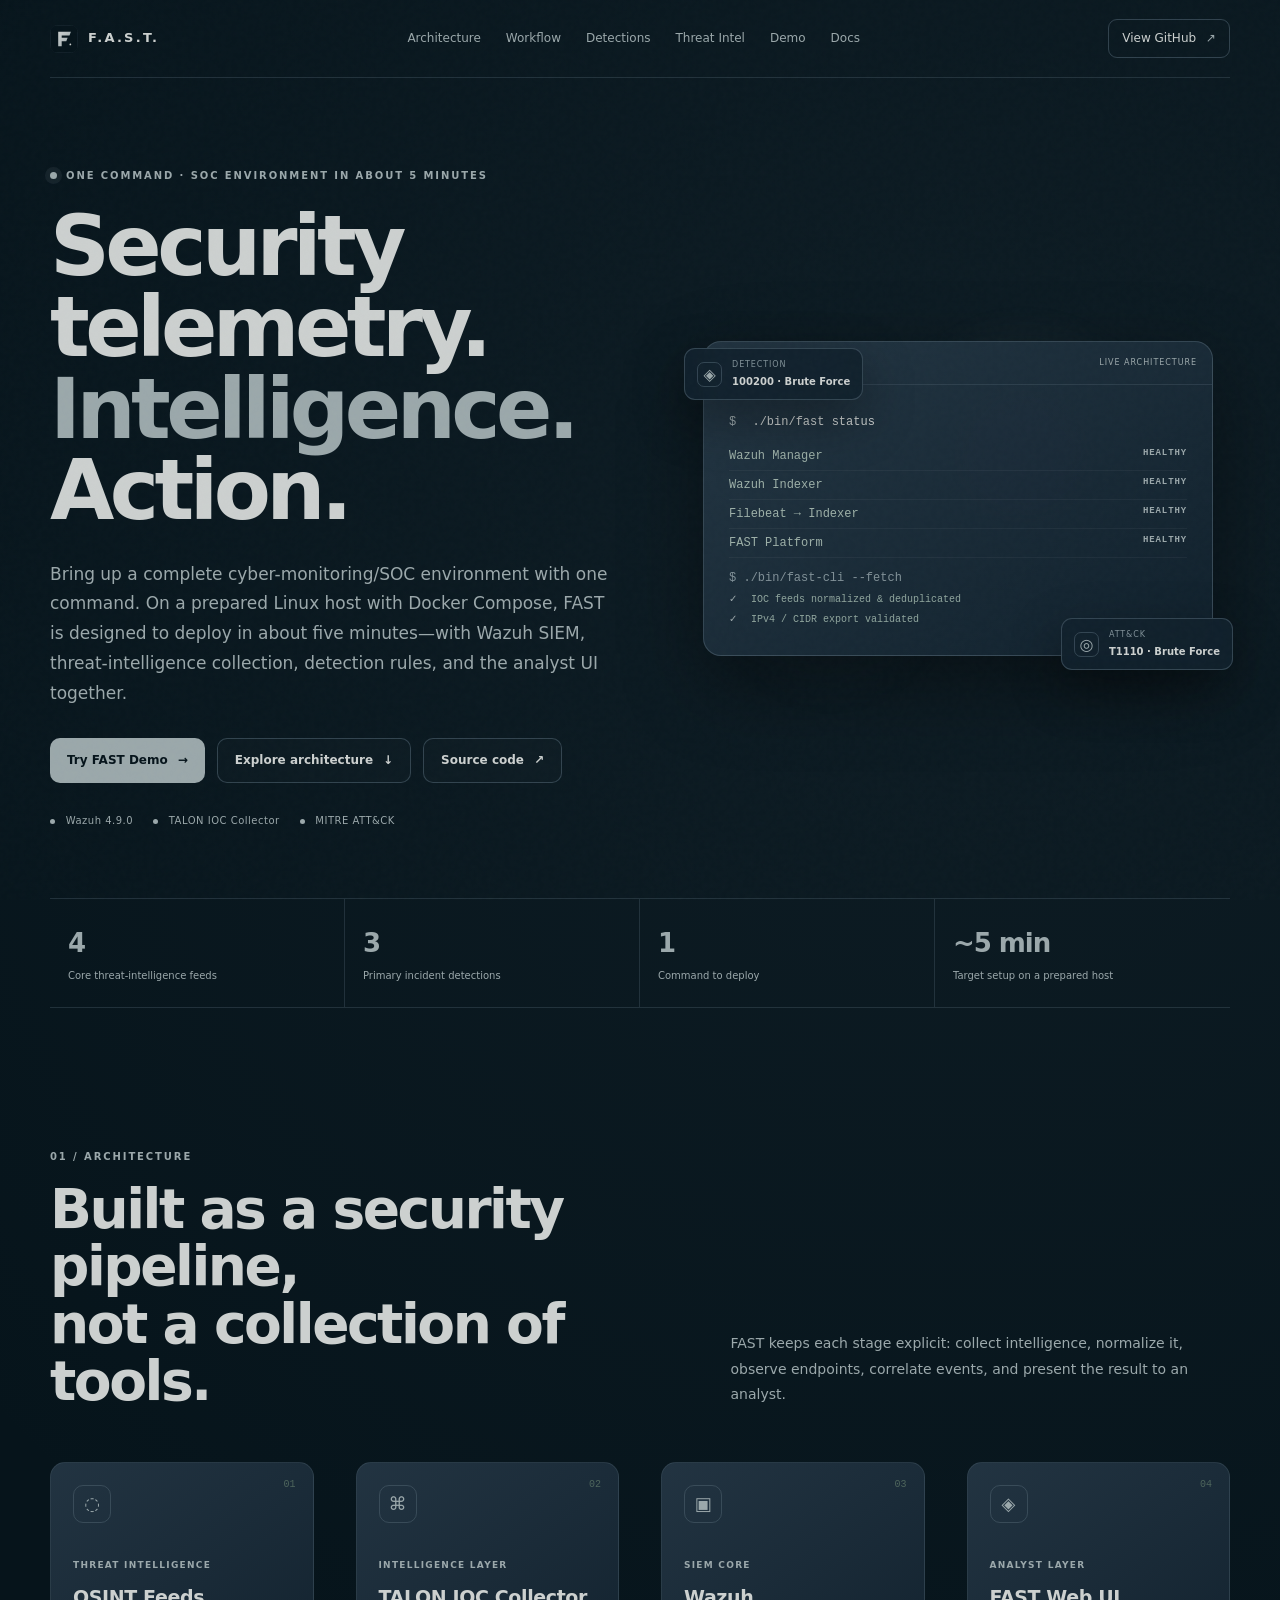
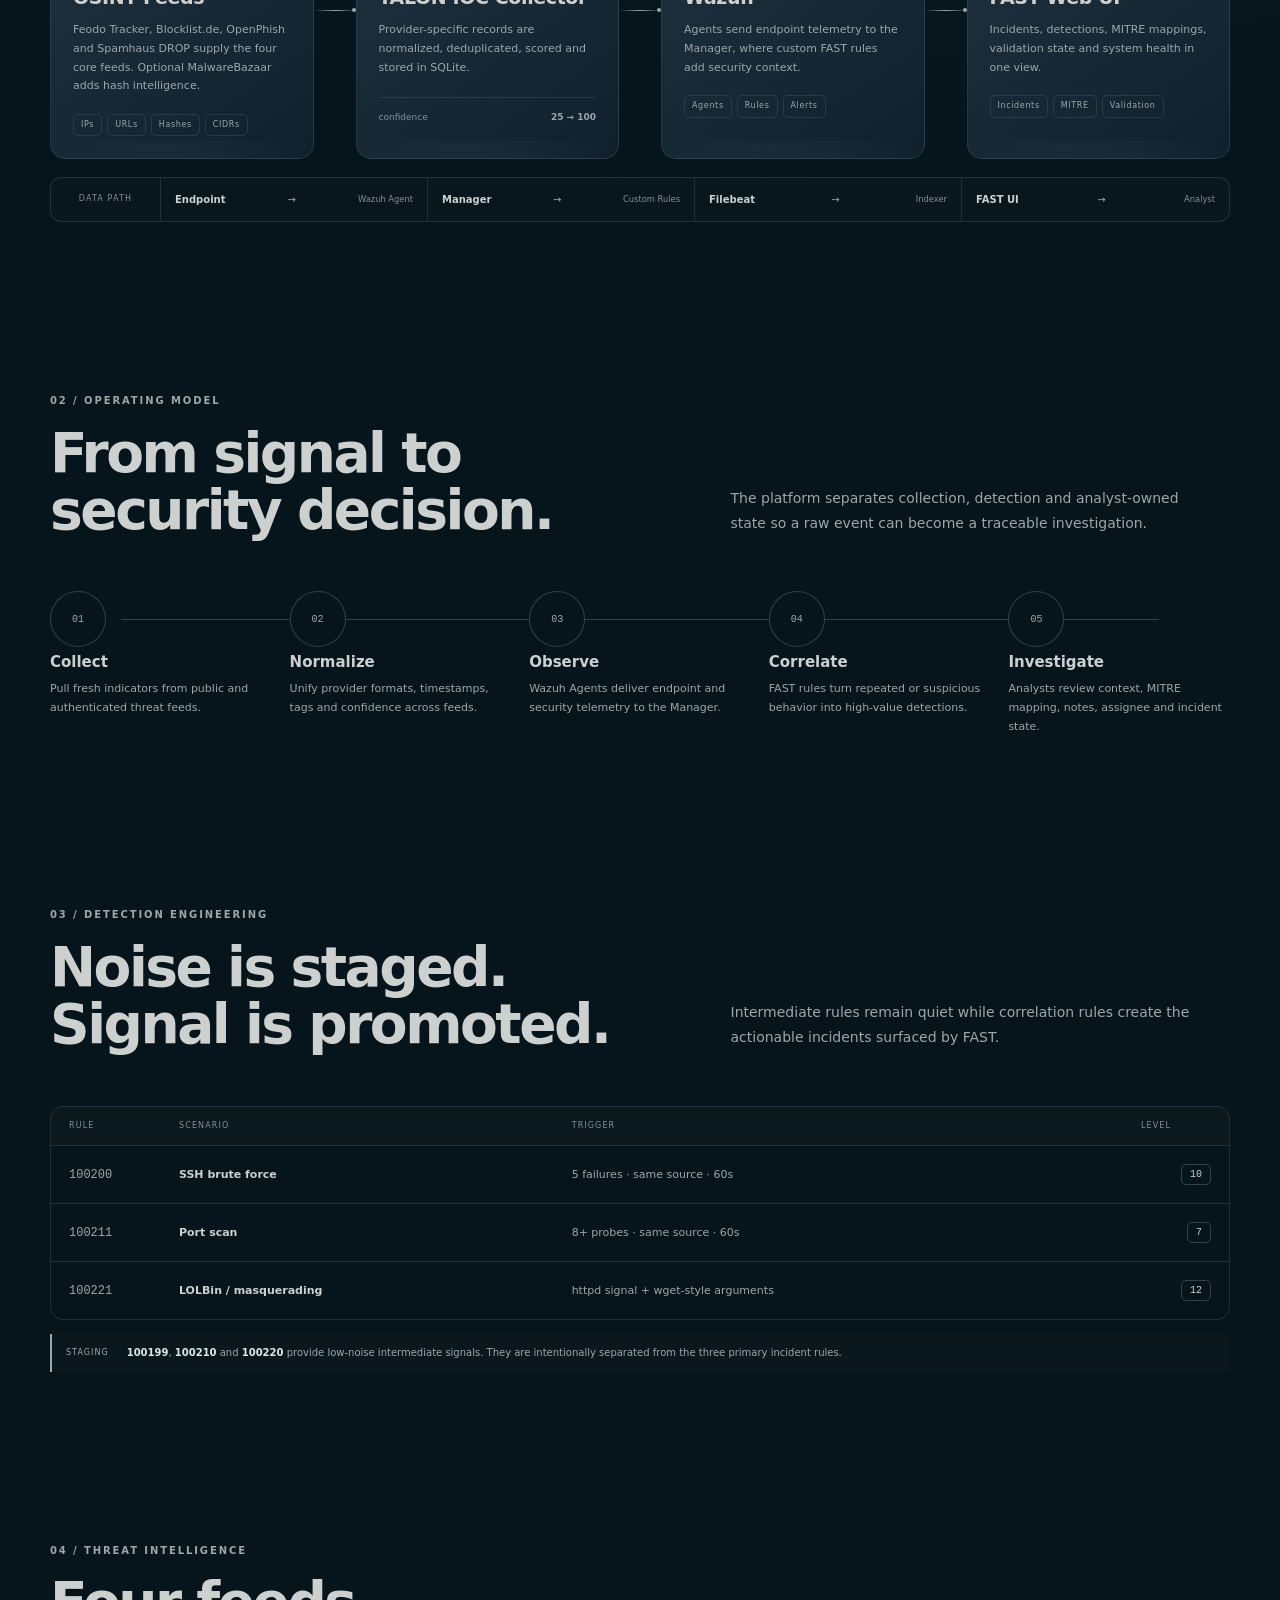
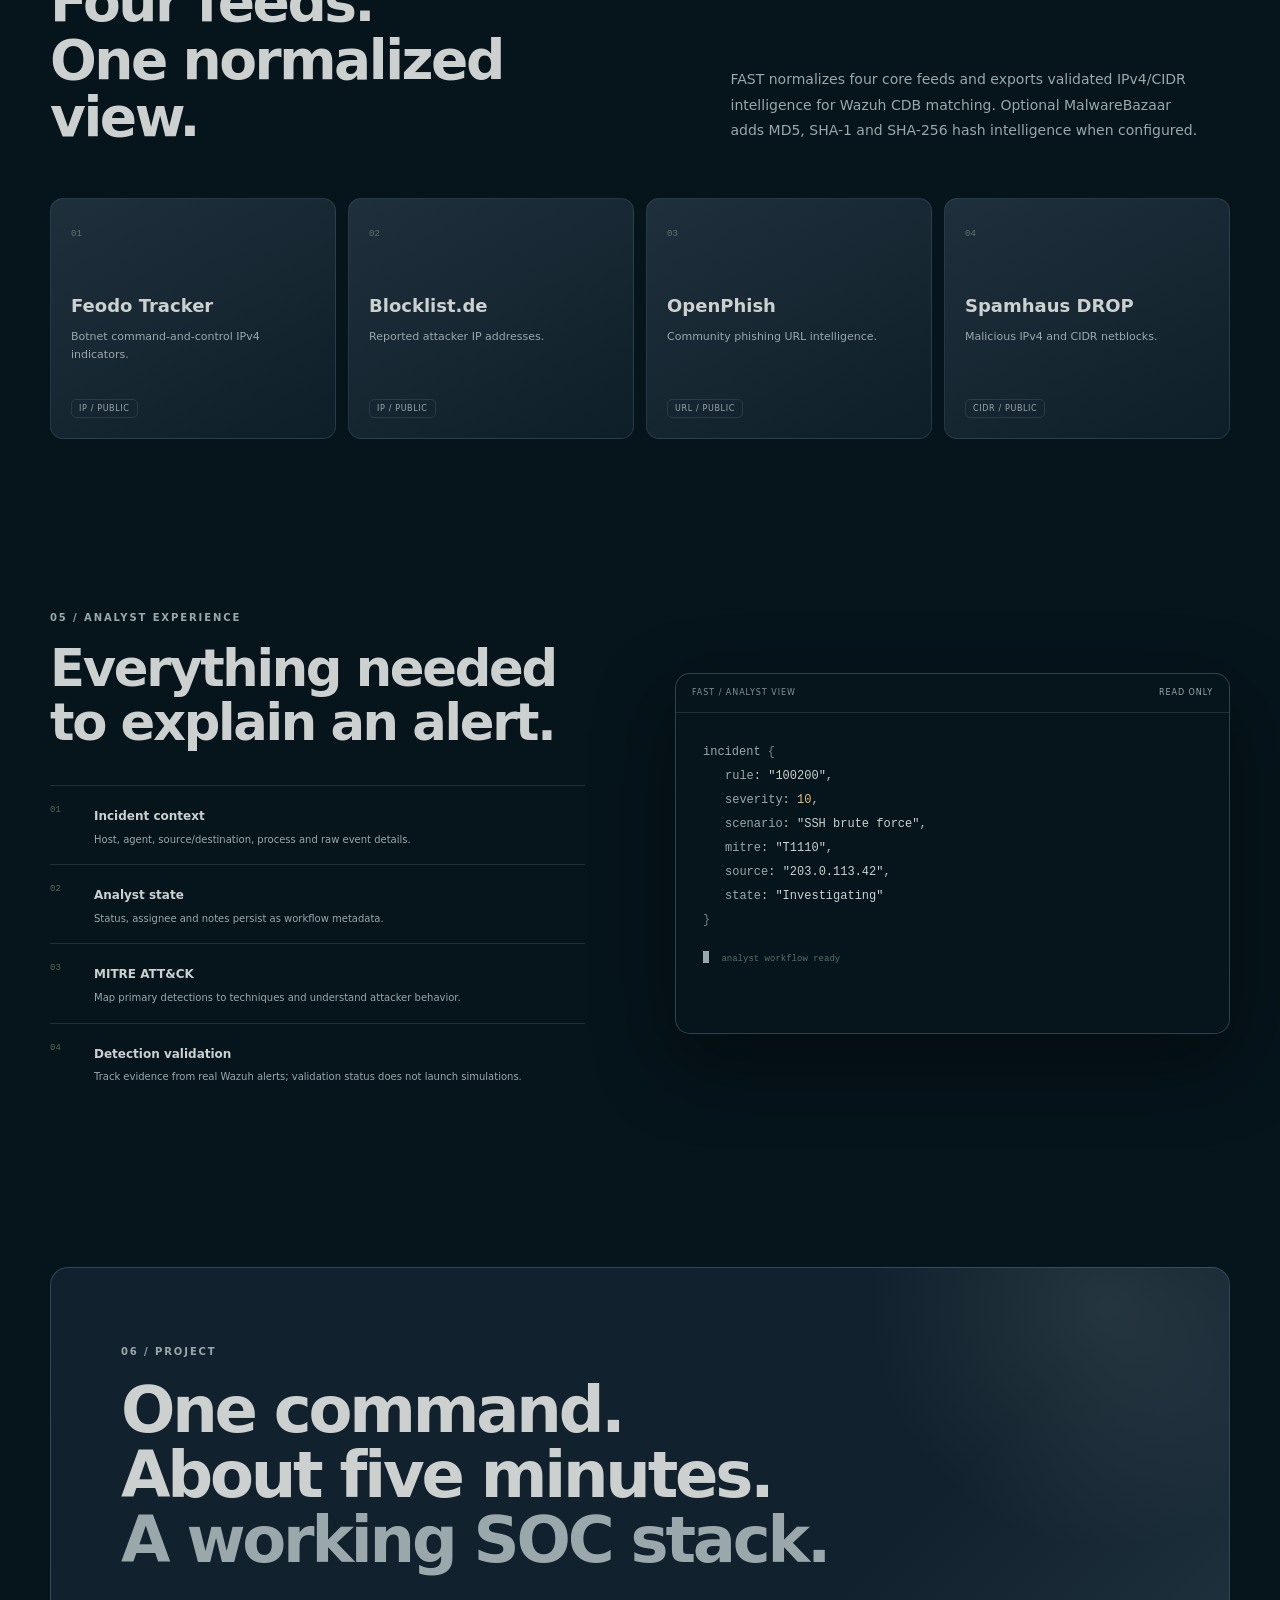
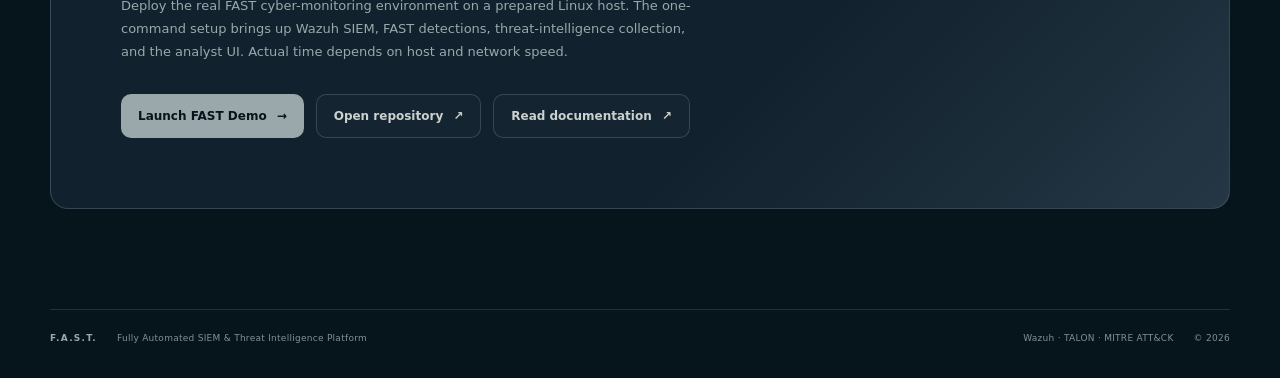
<file: landing/index.html>
<!doctype html>
<html lang="en">
<head>
  <meta charset="utf-8">
  <meta name="viewport" content="width=device-width, initial-scale=1">
  <meta name="theme-color" content="#06141B">
  <meta name="description" content="FAST — Fully Automated SIEM & Threat Intelligence Platform. A Wazuh-based security platform combining threat intelligence, custom detections, incident workflow, MITRE ATT&CK mapping, and validation tooling.">
  <link rel="icon" type="image/svg+xml" href="favicon.svg">
  <title>FAST — SIEM & Threat Intelligence Platform</title>
  <link rel="stylesheet" href="styles.css">
</head>
<body>
  <div class="noise" aria-hidden="true"></div>
  <header class="site-header">
    <a class="brand" href="#top" aria-label="FAST home"><img class="brand-mark" style="border:0" src="favicon.svg" alt="FAST logo" width="28" height="28"><span class="brand-name">F.A.S.T.</span></a>
    <nav class="nav" aria-label="Primary navigation"><a href="#architecture">Architecture</a><a href="#workflow">Workflow</a><a href="#detections">Detections</a><a href="#feeds">Threat Intel</a><a href="demo/index.html">Demo</a><a href="#docs">Docs</a></nav>
    <a class="header-cta" href="https://github.com/eppzx2/fast" target="_blank" rel="noreferrer">View GitHub <span>↗</span></a>
  </header>

  <main id="top">
    <section class="hero section-shell">
      <div class="hero-copy reveal">
        <div class="eyebrow"><span class="pulse"></span> ONE COMMAND · SOC ENVIRONMENT IN ABOUT 5 MINUTES</div>
        <h1>Security telemetry.<br><span>Intelligence.</span> Action.</h1>
        <p class="hero-lead">Bring up a complete cyber-monitoring/SOC environment with one command. On a prepared Linux host with Docker Compose, FAST is designed to deploy in about five minutes—with Wazuh SIEM, threat-intelligence collection, detection rules, and the analyst UI together.</p>
        <div class="hero-actions"><a class="button button-primary" href="demo/index.html">Try FAST Demo <span>→</span></a><a class="button button-ghost" href="#architecture">Explore architecture <span>↓</span></a><a class="button button-ghost" href="https://github.com/eppzx2/fast" target="_blank" rel="noreferrer">Source code <span>↗</span></a></div>
        <div class="hero-meta"><span><i></i> Wazuh 4.9.0</span><span><i></i> TALON IOC Collector</span><span><i></i> MITRE ATT&amp;CK</span></div>
      </div>
      <div class="hero-visual reveal delay-1" aria-label="FAST platform status illustration">
        <div class="orb orb-a"></div><div class="orb orb-b"></div>
        <div class="terminal-card">
          <div class="terminal-top"><span class="dot"></span><span class="dot"></span><span class="dot"></span><span class="terminal-title">fast status</span><span class="terminal-live">LIVE ARCHITECTURE</span></div>
          <div class="terminal-body">
            <div class="term-line"><span class="prompt">$</span> ./bin/fast status</div><div class="term-gap"></div>
            <div class="status-row"><span>Wazuh Manager</span><strong>HEALTHY</strong></div>
            <div class="status-row"><span>Wazuh Indexer</span><strong>HEALTHY</strong></div>
            <div class="status-row"><span>Filebeat → Indexer</span><strong>HEALTHY</strong></div>
            <div class="status-row"><span>FAST Platform</span><strong>HEALTHY</strong></div><div class="term-gap"></div>
            <div class="term-line muted">$ ./bin/fast-cli --fetch</div>
            <div class="feed-line"><span class="mini-check">✓</span> IOC feeds normalized &amp; deduplicated</div>
            <div class="feed-line"><span class="mini-check">✓</span> IPv4 / CIDR export validated</div>
          </div>
        </div>
        <div class="floating-card card-a"><span class="card-icon">◈</span><div><small>Detection</small><b>100200 · Brute Force</b></div></div>
        <div class="floating-card card-b"><span class="card-icon">◎</span><div><small>ATT&amp;CK</small><b>T1110 · Brute Force</b></div></div>
      </div>
    </section>

    <section class="stats-strip section-shell reveal"><div><strong>4</strong><span>Core threat-intelligence feeds</span></div><div><strong>3</strong><span>Primary incident detections</span></div><div><strong>1</strong><span>Command to deploy</span></div><div><strong>~5 min</strong><span>Target setup on a prepared host</span></div></section>

    <section class="section-shell section" id="architecture">
      <div class="section-heading reveal"><div><span class="section-kicker">01 / ARCHITECTURE</span><h2>Built as a security pipeline,<br>not a collection of tools.</h2></div><p>FAST keeps each stage explicit: collect intelligence, normalize it, observe endpoints, correlate events, and present the result to an analyst.</p></div>
      <div class="architecture-grid reveal">
        <article class="arch-card intel"><div class="arch-number">01</div><div class="arch-icon">◌</div><span class="arch-label">THREAT INTELLIGENCE</span><h3>OSINT Feeds</h3><p>Feodo Tracker, Blocklist.de, OpenPhish and Spamhaus DROP supply the four core feeds. Optional MalwareBazaar adds hash intelligence.</p><div class="chip-row"><span>IPs</span><span>URLs</span><span>Hashes</span><span>CIDRs</span></div></article>
        <div class="connector"><span></span></div>
        <article class="arch-card collector"><div class="arch-number">02</div><div class="arch-icon">⌘</div><span class="arch-label">INTELLIGENCE LAYER</span><h3>TALON IOC Collector</h3><p>Provider-specific records are normalized, deduplicated, scored and stored in SQLite.</p><div class="metric"><span>confidence</span><b>25 → 100</b></div></article>
        <div class="connector"><span></span></div>
        <article class="arch-card siem"><div class="arch-number">03</div><div class="arch-icon">▣</div><span class="arch-label">SIEM CORE</span><h3>Wazuh</h3><p>Agents send endpoint telemetry to the Manager, where custom FAST rules add security context.</p><div class="chip-row"><span>Agents</span><span>Rules</span><span>Alerts</span></div></article>
        <div class="connector"><span></span></div>
        <article class="arch-card platform"><div class="arch-number">04</div><div class="arch-icon">◈</div><span class="arch-label">ANALYST LAYER</span><h3>FAST Web UI</h3><p>Incidents, detections, MITRE mappings, validation state and system health in one view.</p><div class="chip-row"><span>Incidents</span><span>MITRE</span><span>Validation</span></div></article>
      </div>
      <div class="data-path reveal"><div class="data-path-title">DATA PATH</div><div class="path-item"><b>Endpoint</b><span>→</span><small>Wazuh Agent</small></div><div class="path-item"><b>Manager</b><span>→</span><small>Custom Rules</small></div><div class="path-item"><b>Filebeat</b><span>→</span><small>Indexer</small></div><div class="path-item"><b>FAST UI</b><span>→</span><small>Analyst</small></div></div>
    </section>

    <section class="section-shell section" id="workflow">
      <div class="section-heading reveal"><div><span class="section-kicker">02 / OPERATING MODEL</span><h2>From signal to<br>security decision.</h2></div><p>The platform separates collection, detection and analyst-owned state so a raw event can become a traceable investigation.</p></div>
      <div class="workflow reveal"><div class="workflow-line"></div><article class="step"><span>01</span><div><h3>Collect</h3><p>Pull fresh indicators from public and authenticated threat feeds.</p></div></article><article class="step"><span>02</span><div><h3>Normalize</h3><p>Unify provider formats, timestamps, tags and confidence across feeds.</p></div></article><article class="step"><span>03</span><div><h3>Observe</h3><p>Wazuh Agents deliver endpoint and security telemetry to the Manager.</p></div></article><article class="step"><span>04</span><div><h3>Correlate</h3><p>FAST rules turn repeated or suspicious behavior into high-value detections.</p></div></article><article class="step"><span>05</span><div><h3>Investigate</h3><p>Analysts review context, MITRE mapping, notes, assignee and incident state.</p></div></article></div>
    </section>

    <section class="section-shell section" id="detections">
      <div class="section-heading reveal"><div><span class="section-kicker">03 / DETECTION ENGINEERING</span><h2>Noise is staged.<br>Signal is promoted.</h2></div><p>Intermediate rules remain quiet while correlation rules create the actionable incidents surfaced by FAST.</p></div>
      <div class="detection-table reveal"><div class="table-head"><span>RULE</span><span>SCENARIO</span><span>TRIGGER</span><span>LEVEL</span></div><div class="table-row"><strong>100200</strong><span>SSH brute force</span><span>5 failures · same source · 60s</span><em>10</em></div><div class="table-row"><strong>100211</strong><span>Port scan</span><span>8+ probes · same source · 60s</span><em>7</em></div><div class="table-row"><strong>100221</strong><span>LOLBin / masquerading</span><span>httpd signal + wget-style arguments</span><em>12</em></div></div>
      <div class="staging-note reveal"><span>STAGING</span><p><b>100199</b>, <b>100210</b> and <b>100220</b> provide low-noise intermediate signals. They are intentionally separated from the three primary incident rules.</p></div>
    </section>

    <section class="section-shell section" id="feeds">
      <div class="section-heading reveal"><div><span class="section-kicker">04 / THREAT INTELLIGENCE</span><h2>Four feeds.<br>One normalized view.</h2></div><p>FAST normalizes four core feeds and exports validated IPv4/CIDR intelligence for Wazuh CDB matching. Optional MalwareBazaar adds MD5, SHA-1 and SHA-256 hash intelligence when configured.</p></div>
      <div class="feed-grid reveal"><article class="feed-card"><span class="feed-index">01</span><h3>Feodo Tracker</h3><p>Botnet command-and-control IPv4 indicators.</p><span class="feed-type">IP / PUBLIC</span></article><article class="feed-card"><span class="feed-index">02</span><h3>Blocklist.de</h3><p>Reported attacker IP addresses.</p><span class="feed-type">IP / PUBLIC</span></article><article class="feed-card"><span class="feed-index">03</span><h3>OpenPhish</h3><p>Community phishing URL intelligence.</p><span class="feed-type">URL / PUBLIC</span></article><article class="feed-card"><span class="feed-index">04</span><h3>Spamhaus DROP</h3><p>Malicious IPv4 and CIDR netblocks.</p><span class="feed-type">CIDR / PUBLIC</span></article></div>
    </section>

    <section class="section-shell section split-section"><div class="panel reveal"><span class="section-kicker">05 / ANALYST EXPERIENCE</span><h2>Everything needed to explain an alert.</h2><ul class="feature-list"><li><span>01</span><div><b>Incident context</b><p>Host, agent, source/destination, process and raw event details.</p></div></li><li><span>02</span><div><b>Analyst state</b><p>Status, assignee and notes persist as workflow metadata.</p></div></li><li><span>03</span><div><b>MITRE ATT&amp;CK</b><p>Map primary detections to techniques and understand attacker behavior.</p></div></li><li><span>04</span><div><b>Detection validation</b><p>Track evidence from real Wazuh alerts; validation status does not launch simulations.</p></div></li></ul></div><div class="code-panel reveal delay-1"><div class="code-top"><span>FAST / ANALYST VIEW</span><span>READ ONLY</span></div><div class="code-content"><div><span class="c-key">incident</span> <span class="c-punc">{</span></div><div class="indent"><span class="c-key">rule</span>: <span class="c-string">"100200"</span>,</div><div class="indent"><span class="c-key">severity</span>: <span class="c-number">10</span>,</div><div class="indent"><span class="c-key">scenario</span>: <span class="c-string">"SSH brute force"</span>,</div><div class="indent"><span class="c-key">mitre</span>: <span class="c-string">"T1110"</span>,</div><div class="indent"><span class="c-key">source</span>: <span class="c-string">"203.0.113.42"</span>,</div><div class="indent"><span class="c-key">state</span>: <span class="c-string">"Investigating"</span></div><div><span class="c-punc">}</span></div><div class="cursor-line"><span class="cursor"></span> analyst workflow ready</div></div></div></section>

    <section class="section-shell section final-section" id="docs"><div class="final-card reveal"><div class="final-glow"></div><span class="section-kicker">06 / PROJECT</span><h2>One command.<br>About five minutes.<br><span>A working SOC stack.</span></h2><p>Deploy the real FAST cyber-monitoring environment on a prepared Linux host. The one-command setup brings up Wazuh SIEM, FAST detections, threat-intelligence collection, and the analyst UI. Actual time depends on host and network speed.</p><div class="final-actions"><a class="button button-primary" href="demo/index.html">Launch FAST Demo <span>→</span></a><a class="button button-ghost" href="https://github.com/eppzx2/fast" target="_blank" rel="noreferrer">Open repository <span>↗</span></a><a class="button button-ghost" href="https://github.com/eppzx2/fast/tree/test/docs" target="_blank" rel="noreferrer">Read documentation <span>↗</span></a></div></div></section>
  </main>

  <footer class="site-footer section-shell"><div><span class="footer-brand">F.A.S.T.</span><span>Fully Automated SIEM &amp; Threat Intelligence Platform</span></div><div><span>Wazuh · TALON · MITRE ATT&amp;CK</span><span>© 2026</span></div></footer>
  <script src="script.js"></script>
</body>
</html>
</file>
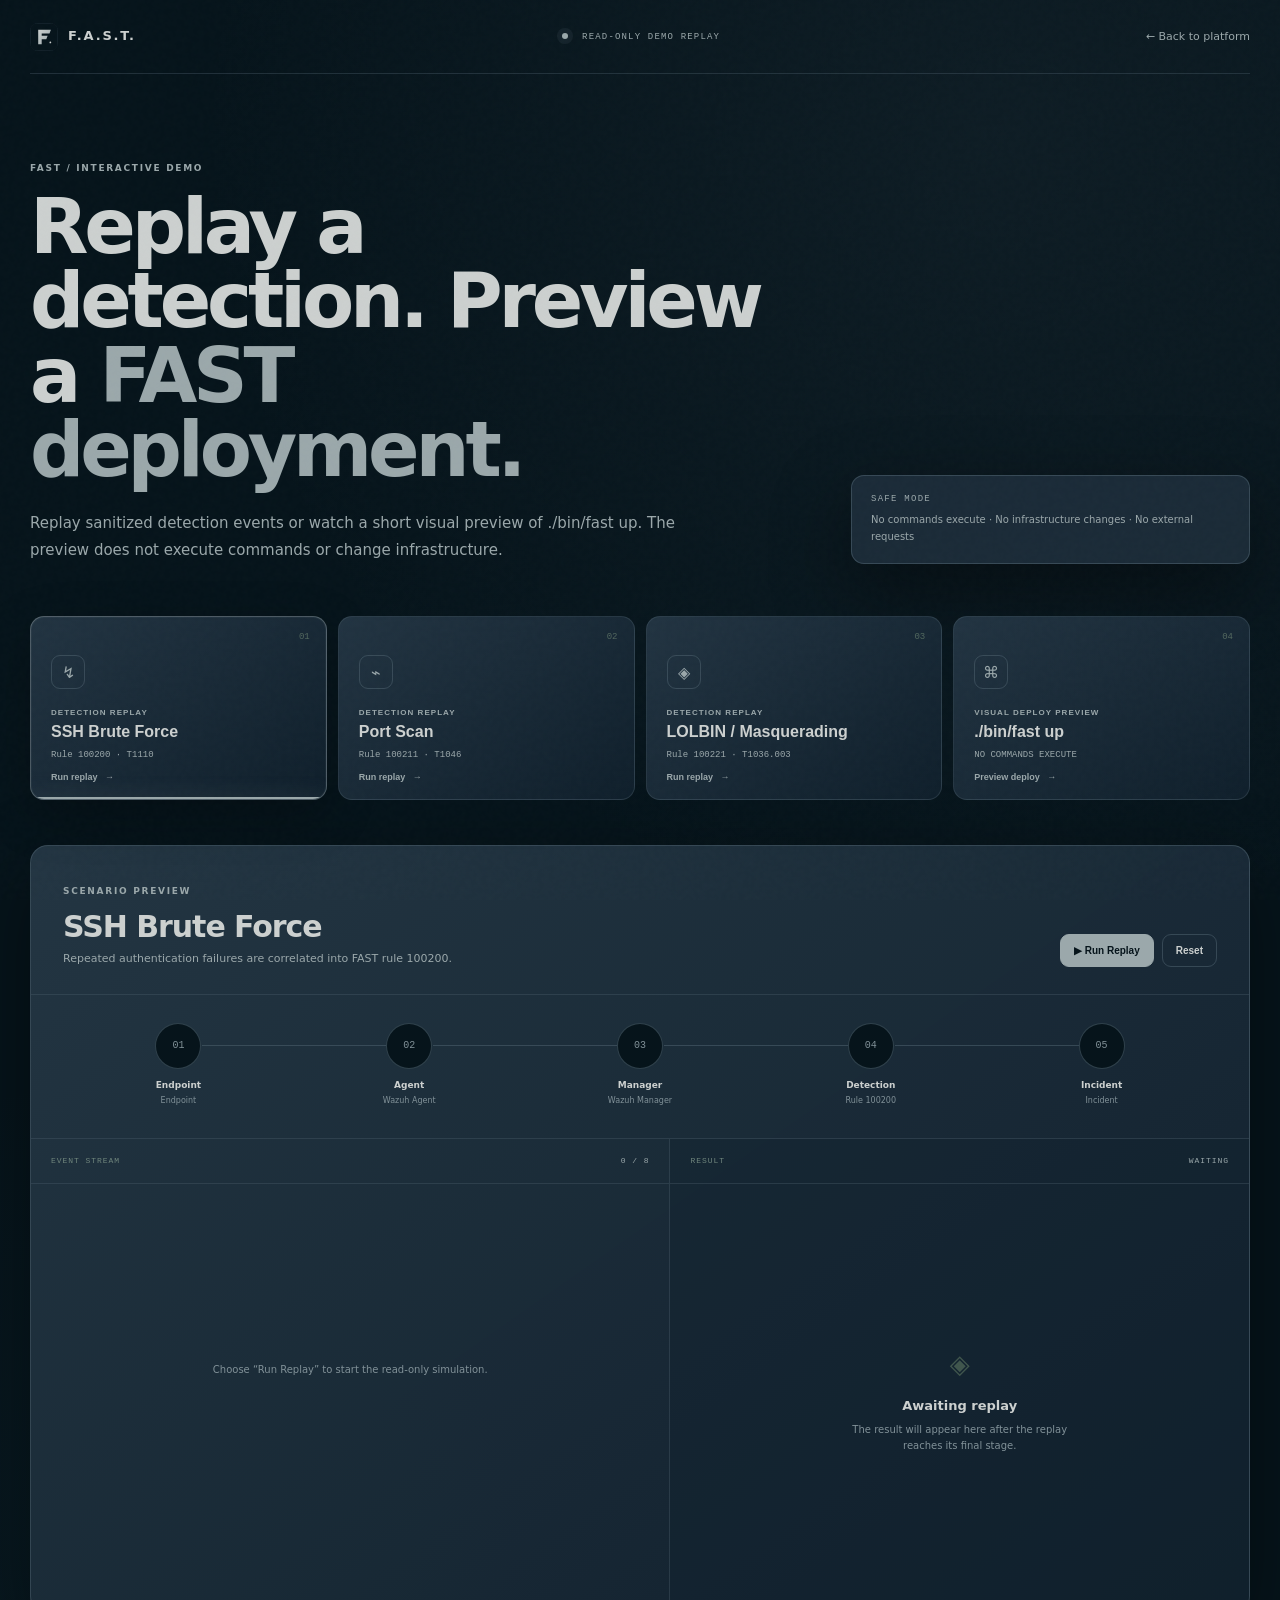
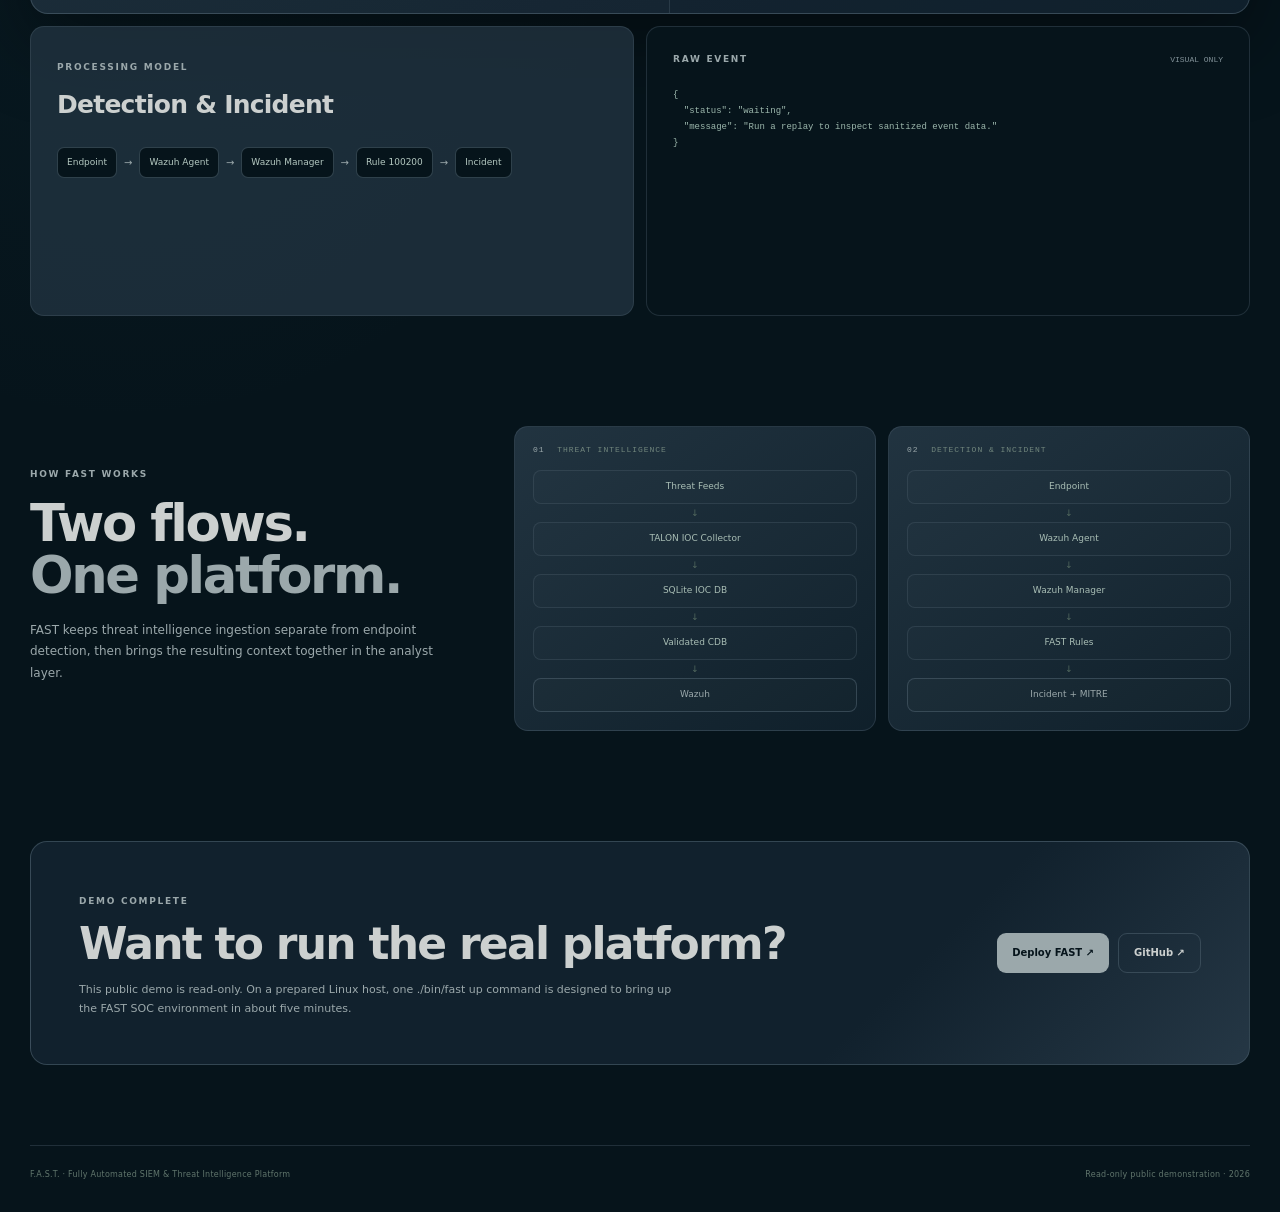
<file: landing/demo/index.html>
<!doctype html>
<html lang="en">
<head>
  <meta charset="utf-8">
  <meta name="viewport" content="width=device-width, initial-scale=1">
  <meta name="theme-color" content="#06141B">
  <meta name="description" content="FAST interactive read-only demo: replay detection scenarios or preview the one-command ./bin/fast up deployment flow without executing it.">
  <link rel="icon" type="image/svg+xml" href="../favicon.svg">
  <title>FAST — Interactive Demo</title>
  <link rel="stylesheet" href="styles.css">
</head>
<body>
  <div class="noise" aria-hidden="true"></div>
  <header class="topbar">
    <a class="brand" href="../index.html" aria-label="FAST home"><img class="brand-mark" style="border:0" src="../favicon.svg" alt="FAST logo" width="28" height="28"><span>F.A.S.T.</span></a>
    <div class="topbar-center"><span class="live-dot"></span> READ-ONLY DEMO REPLAY</div>
    <a class="back-link" href="../index.html">← Back to platform</a>
  </header>

  <main class="shell">
    <section class="intro">
      <div>
        <div class="eyebrow">FAST / INTERACTIVE DEMO</div>
        <h1>Replay a detection. Preview a <span>FAST deployment.</span></h1>
        <p>Replay sanitized detection events or watch a short visual preview of ./bin/fast up. The preview does not execute commands or change infrastructure.</p>
      </div>
      <div class="safe-badge"><strong>SAFE MODE</strong><span>No commands execute · No infrastructure changes · No external requests</span></div>
    </section>

    <section class="scenario-grid" aria-label="Demo scenarios">
      <button class="scenario active" data-scenario="ssh">
        <span class="scenario-index">01</span><span class="scenario-icon">↯</span><span class="scenario-kicker">DETECTION REPLAY</span><strong>SSH Brute Force</strong><span class="scenario-meta">Rule 100200 · T1110</span><span class="scenario-run">Run replay <b>→</b></span>
      </button>
      <button class="scenario" data-scenario="scan">
        <span class="scenario-index">02</span><span class="scenario-icon">⌁</span><span class="scenario-kicker">DETECTION REPLAY</span><strong>Port Scan</strong><span class="scenario-meta">Rule 100211 · T1046</span><span class="scenario-run">Run replay <b>→</b></span>
      </button>
      <button class="scenario" data-scenario="lolbin">
        <span class="scenario-index">03</span><span class="scenario-icon">◈</span><span class="scenario-kicker">DETECTION REPLAY</span><strong>LOLBIN / Masquerading</strong><span class="scenario-meta">Rule 100221 · T1036.003</span><span class="scenario-run">Run replay <b>→</b></span>
      </button>
      <button class="scenario" data-scenario="deploy">
        <span class="scenario-index">04</span><span class="scenario-icon">⌘</span><span class="scenario-kicker">VISUAL DEPLOY PREVIEW</span><strong>./bin/fast up</strong><span class="scenario-meta">NO COMMANDS EXECUTE</span><span class="scenario-run">Preview deploy <b>→</b></span>
      </button>
    </section>

    <section class="workspace">
      <div class="workspace-head">
        <div><span class="section-kicker">SCENARIO PREVIEW</span><h2 id="scenarioTitle">SSH Brute Force</h2><p id="scenarioSubtitle">Repeated authentication failures are correlated into FAST rule 100200.</p></div>
        <div class="replay-actions"><button id="replayBtn" class="run-button">▶ Run Replay</button><button id="resetBtn" class="reset-button">Reset</button></div>
      </div>

      <div class="pipeline" id="pipeline" aria-label="FAST processing pipeline"></div>

      <div class="monitor-grid">
        <section class="event-panel panel">
          <div class="panel-head"><span id="eventStreamLabel">EVENT STREAM</span><span id="eventCounter">0 / 8</span></div>
          <div class="event-list" id="eventList"><div class="empty-state">Choose a scenario and run the replay.</div></div>
        </section>

        <section class="incident-panel panel" id="incidentPanel">
          <div class="panel-head"><span id="resultLabel">RESULT</span><span id="resultState">WAITING</span></div>
          <div class="incident-content" id="incidentContent"><div class="result-placeholder"><span>◈</span><strong>Awaiting simulation</strong><p>The incident result will appear here after the replay reaches its detection stage.</p></div></div>
        </section>
      </div>
    </section>

    <section class="details-grid">
      <article class="detail-card">
        <span class="section-kicker" id="modelLabel">PROCESSING MODEL</span>
        <h2 id="modelTitle">Detection &amp; Incident</h2>
        <div class="model-flow" id="modelFlow"></div>
      </article>
      <article class="detail-card raw-card">
        <div class="raw-head"><span class="section-kicker" id="rawLabel">RAW EVENT</span><span>VISUAL ONLY</span></div>
        <pre id="rawEvent">{
  "status": "waiting",
  "message": "Run a replay to inspect sanitized event data."
}</pre>
      </article>
    </section>

    <section class="architecture-replay">
      <div class="arch-replay-copy"><span class="section-kicker">HOW FAST WORKS</span><h2>Two flows.<br><span>One platform.</span></h2><p>FAST keeps threat intelligence ingestion separate from endpoint detection, then brings the resulting context together in the analyst layer.</p></div>
      <div class="flow-columns">
        <div class="flow-card"><div class="flow-title"><span>01</span> THREAT INTELLIGENCE</div><div class="flow-node">Threat Feeds</div><i>↓</i><div class="flow-node">TALON IOC Collector</div><i>↓</i><div class="flow-node">SQLite IOC DB</div><i>↓</i><div class="flow-node">Validated CDB</div><i>↓</i><div class="flow-node final">Wazuh</div></div>
        <div class="flow-card"><div class="flow-title"><span>02</span> DETECTION &amp; INCIDENT</div><div class="flow-node">Endpoint</div><i>↓</i><div class="flow-node">Wazuh Agent</div><i>↓</i><div class="flow-node">Wazuh Manager</div><i>↓</i><div class="flow-node">FAST Rules</div><i>↓</i><div class="flow-node final">Incident + MITRE</div></div>
      </div>
    </section>

    <section class="finish"><div><span class="section-kicker">DEMO COMPLETE</span><h2>Want to run the real platform?</h2><p>This public demo is read-only. On a prepared Linux host, one ./bin/fast up command is designed to bring up the FAST SOC environment in about five minutes.</p></div><div class="finish-actions"><a class="button primary" href="https://github.com/eppzx2/fast/blob/test/docs/DEPLOYMENT_GUIDE.md" target="_blank" rel="noreferrer">Deploy FAST ↗</a><a class="button ghost" href="https://github.com/eppzx2/fast" target="_blank" rel="noreferrer">GitHub ↗</a></div></section>
  </main>

  <footer class="footer"><span>F.A.S.T. · Fully Automated SIEM &amp; Threat Intelligence Platform</span><span>Read-only public demonstration · 2026</span></footer>
  <script src="script.js"></script>
</body>
</html>
</file>
<file: landing/styles.css>
:root{
  --bg:#06141B;--panel:#11212D;--panel-2:#253745;--line:rgba(74,92,106,.38);--line-strong:rgba(74,92,106,.62);
  --text:#CCD0CF;--muted:#9BA8AB;--accent:#9BA8AB;--accent-2:#CCD0CF;--danger:#ffb36b;--max:1180px;
  --shadow:0 28px 80px rgba(0,0,0,.42)
}
*{box-sizing:border-box}html{scroll-behavior:smooth}body{margin:0;background:radial-gradient(circle at 75% 10%,rgba(74,92,106,.12),transparent 28%),var(--bg);color:var(--text);font-family:Inter,ui-sans-serif,system-ui,-apple-system,BlinkMacSystemFont,"Segoe UI",sans-serif;line-height:1.55;overflow-x:hidden}.noise{position:fixed;inset:0;pointer-events:none;opacity:.025;background-image:url("data:image/svg+xml,%3Csvg viewBox='0 0 180 180' xmlns='http://www.w3.org/2000/svg'%3E%3Cfilter id='n'%3E%3CfeTurbulence type='fractalNoise' baseFrequency='.9' numOctaves='4' stitchTiles='stitch'/%3E%3C/filter%3E%3Crect width='100%25' height='100%25' filter='url(%23n)' opacity='.7'/%3E%3C/svg%3E");z-index:20}.section-shell{width:min(calc(100% - 48px),var(--max));margin-inline:auto}.site-header{height:78px;display:flex;align-items:center;justify-content:space-between;gap:24px;width:min(calc(100% - 48px),var(--max));margin:auto;border-bottom:1px solid var(--line)}.brand{display:flex;align-items:center;gap:10px;color:var(--text);text-decoration:none;font-weight:800;letter-spacing:.14em}.brand-mark{display:grid;place-items:center;width:28px;height:28px;border:1px solid var(--accent);border-radius:8px;color:var(--accent);font-size:14px}.brand-name{font-size:13px}.nav{display:flex;gap:25px}.nav a,.header-cta{color:var(--muted);font-size:12px;text-decoration:none;transition:.2s}.nav a:hover,.header-cta:hover{color:var(--text)}.header-cta{border:1px solid var(--line-strong);padding:9px 13px;border-radius:9px;color:var(--text)}.header-cta span{color:var(--accent);margin-left:6px}.hero{min-height:720px;display:grid;grid-template-columns:1.02fr .98fr;align-items:center;gap:70px;padding:90px 0 70px;position:relative}.eyebrow,.section-kicker{font-size:10px;letter-spacing:.19em;color:var(--accent);font-weight:800}.eyebrow{display:flex;align-items:center;gap:9px;margin-bottom:22px}.pulse{width:7px;height:7px;border-radius:50%;background:var(--accent);box-shadow:0 0 0 5px rgba(155,168,171,.09)}h1,h2,h3,p{margin-top:0}h1{font-size:clamp(52px,6.5vw,86px);line-height:.98;letter-spacing:-.055em;margin-bottom:28px;font-weight:780}h1 span,h2 span{color:var(--accent)}.hero-lead{max-width:650px;font-size:17px;color:var(--muted);line-height:1.75}.hero-actions,.final-actions{display:flex;gap:12px;margin-top:30px;flex-wrap:wrap}.button{display:inline-flex;align-items:center;gap:10px;padding:12px 17px;border-radius:10px;text-decoration:none;font-size:12px;font-weight:750;transition:.2s}.button-primary{background:var(--accent);color:#06141B}.button-primary:hover{transform:translateY(-2px);box-shadow:0 12px 35px rgba(155,168,171,.16)}.button-ghost{border:1px solid var(--line-strong);color:var(--text);background:rgba(255,255,255,.015)}.button-ghost:hover{background:rgba(255,255,255,.05)}.hero-meta{display:flex;gap:20px;flex-wrap:wrap;margin-top:30px;color:#9BA8AB;font-size:10px;letter-spacing:.05em}.hero-meta i{display:inline-block;width:5px;height:5px;border-radius:50%;background:#9BA8AB;margin-right:7px}.hero-visual{position:relative;min-height:500px;display:grid;place-items:center}.orb{position:absolute;border-radius:50%;filter:blur(1px);pointer-events:none}.orb-a{width:310px;height:310px;background:radial-gradient(circle,rgba(155,168,171,.13),transparent 68%);top:50px;right:50px}.orb-b{width:250px;height:250px;background:radial-gradient(circle,rgba(74,92,106,.09),transparent 70%);bottom:30px;left:20px}.terminal-card{position:relative;width:min(100%,510px);border:1px solid var(--line-strong);background:linear-gradient(145deg,rgba(37,55,69,.96),rgba(17,33,45,.96));border-radius:18px;box-shadow:var(--shadow);overflow:hidden;z-index:2}.terminal-top{height:43px;border-bottom:1px solid var(--line);display:flex;align-items:center;padding:0 15px;gap:6px}.dot{width:6px;height:6px;border-radius:50%;background:#3b5b50}.terminal-title{margin-left:10px;color:#9BA8AB;font-size:10px;font-family:ui-monospace,monospace}.terminal-live{margin-left:auto;font-size:8px;letter-spacing:.12em;color:var(--accent)}.terminal-body{padding:25px;font:12px/2 ui-monospace,SFMono-Regular,Menlo,monospace}.prompt{color:var(--accent);margin-right:9px}.term-gap{height:8px}.status-row{display:flex;justify-content:space-between;border-bottom:1px solid rgba(255,255,255,.045);padding:2px 0;color:#9db0a8}.status-row strong{font-size:9px;color:var(--accent);letter-spacing:.1em}.muted{color:#819198}.feed-line{color:#90a69e;font-size:10px}.mini-check{color:var(--accent);margin-right:8px}.floating-card{position:absolute;z-index:3;display:flex;gap:10px;align-items:center;background:rgba(17,33,45,.94);border:1px solid var(--line-strong);padding:10px 12px;border-radius:11px;box-shadow:0 18px 50px rgba(0,0,0,.35);backdrop-filter:blur(10px)}.card-a{left:-2px;top:100px}.card-b{right:-3px;bottom:78px}.card-icon{width:25px;height:25px;border:1px solid var(--line-strong);border-radius:7px;display:grid;place-items:center;color:var(--accent)}.floating-card small{display:block;color:#819198;font-size:8px;letter-spacing:.11em;text-transform:uppercase}.floating-card b{display:block;font-size:10px;margin-top:2px}.stats-strip{display:grid;grid-template-columns:repeat(4,1fr);border-block:1px solid var(--line);margin-bottom:10px}.stats-strip>div{padding:24px 18px;border-right:1px solid var(--line)}.stats-strip>div:last-child{border-right:0}.stats-strip strong{display:block;font-size:26px;color:var(--accent);letter-spacing:-.04em}.stats-strip span{display:block;color:var(--muted);font-size:10px;margin-top:4px}.section{padding:125px 0 40px}.section-heading{display:grid;grid-template-columns:1.1fr .9fr;gap:70px;align-items:end;margin-bottom:52px}.section-heading h2{font-size:clamp(36px,4.3vw,58px);line-height:1.04;letter-spacing:-.045em;margin:13px 0 0}.section-heading p{color:var(--muted);font-size:14px;line-height:1.8;max-width:470px;margin-bottom:3px}.architecture-grid{display:grid;grid-template-columns:1fr 42px 1fr 42px 1fr 42px 1fr;align-items:stretch}.arch-card{background:linear-gradient(145deg,rgba(37,55,69,.92),rgba(17,33,45,.92));border:1px solid var(--line);border-radius:15px;padding:22px;min-height:295px;position:relative;overflow:hidden}.arch-card:after{content:"";position:absolute;inset:auto -30% -45% -30%;height:150px;background:radial-gradient(circle,rgba(155,168,171,.08),transparent 65%)}.arch-number{position:absolute;right:17px;top:16px;color:#4e655c;font:10px ui-monospace,monospace}.arch-icon{width:38px;height:38px;border:1px solid var(--line-strong);border-radius:10px;display:grid;place-items:center;color:var(--accent);font-size:18px;margin-bottom:28px}.arch-label{font-size:9px;letter-spacing:.14em;color:#9BA8AB;font-weight:800}.arch-card h3{font-size:19px;margin:7px 0 9px;letter-spacing:-.02em}.arch-card p{font-size:11px;color:var(--muted);line-height:1.7}.chip-row{display:flex;gap:5px;flex-wrap:wrap;margin-top:18px}.chip-row span,.feed-type{border:1px solid var(--line);border-radius:5px;padding:4px 7px;color:#9BA8AB;font-size:8px;letter-spacing:.08em}.metric{display:flex;justify-content:space-between;margin-top:20px;border-top:1px solid var(--line);padding-top:13px;font-size:9px;color:#819198}.metric b{color:var(--accent)}.connector{display:flex;align-items:center;justify-content:center}.connector span{height:1px;width:100%;background:linear-gradient(90deg,transparent,var(--accent),transparent);position:relative}.connector span:after{content:"";position:absolute;right:0;top:-2px;width:4px;height:4px;border-radius:50%;background:var(--accent)}.data-path{display:grid;grid-template-columns:110px repeat(4,1fr);margin-top:18px;border:1px solid var(--line);border-radius:11px;overflow:hidden;background:rgba(255,255,255,.012)}.data-path-title{padding:15px;color:#819198;font-size:8px;letter-spacing:.14em;display:grid;place-items:center;border-right:1px solid var(--line)}.path-item{padding:12px 14px;display:flex;align-items:center;justify-content:space-between;border-right:1px solid var(--line);font-size:10px}.path-item:last-child{border:0}.path-item b{font-size:10px}.path-item span{color:var(--accent)}.path-item small{color:#819198}.workflow{position:relative;display:grid;grid-template-columns:repeat(5,1fr);gap:18px}.workflow-line{position:absolute;left:6%;right:6%;top:28px;height:1px;background:var(--line-strong)}.step{position:relative;padding-top:60px}.step>span{position:absolute;top:0;left:0;width:56px;height:56px;border:1px solid var(--line-strong);border-radius:50%;display:grid;place-items:center;color:var(--accent);font:10px ui-monospace,monospace;background:var(--bg)}.step h3{font-size:15px;margin-bottom:6px}.step p{color:var(--muted);font-size:11px;line-height:1.7;margin:0}.detection-table{border:1px solid var(--line);border-radius:13px;overflow:hidden}.table-head,.table-row{display:grid;grid-template-columns:110px 1fr 1.45fr 70px;align-items:center}.table-head{padding:13px 18px;color:#819198;font-size:8px;letter-spacing:.14em;background:rgba(255,255,255,.018)}.table-row{padding:18px;border-top:1px solid var(--line);font-size:11px}.table-row strong{color:var(--accent);font:12px ui-monospace,monospace}.table-row span:nth-child(2){font-weight:700}.table-row span:nth-child(3){color:var(--muted)}.table-row em{font-style:normal;justify-self:end;border:1px solid var(--line-strong);padding:4px 8px;border-radius:5px;color:var(--text);font:10px ui-monospace,monospace}.staging-note{display:flex;gap:18px;align-items:center;margin-top:14px;border-left:2px solid var(--accent);padding:11px 14px;background:rgba(155,168,171,.025)}.staging-note span{font-size:8px;color:var(--accent);letter-spacing:.13em}.staging-note p{margin:0;color:var(--muted);font-size:10px}.staging-note b{color:#d9ebe4}.feed-grid{display:grid;grid-template-columns:repeat(4,1fr);gap:12px}.feed-card{min-height:210px;border:1px solid var(--line);border-radius:13px;padding:20px;background:linear-gradient(150deg,rgba(37,55,69,.8),rgba(17,33,45,.8));position:relative}.feed-index{font:9px ui-monospace,monospace;color:#5f756d}.feed-card h3{font-size:18px;margin:48px 0 8px}.feed-card p{color:var(--muted);font-size:11px;line-height:1.7;min-height:55px}.split-section{display:grid;grid-template-columns:1fr 1fr;gap:70px;align-items:center}.panel{padding-right:20px}.panel h2{font-size:clamp(34px,4vw,53px);line-height:1.05;letter-spacing:-.045em;margin:13px 0 35px}.feature-list{list-style:none;padding:0;margin:0}.feature-list li{display:grid;grid-template-columns:32px 1fr;gap:12px;padding:17px 0;border-top:1px solid var(--line)}.feature-list li>span{color:#52675e;font:9px ui-monospace,monospace;padding-top:2px}.feature-list b{font-size:12px}.feature-list p{font-size:10px;color:var(--muted);margin:4px 0 0}.code-panel{border:1px solid var(--line-strong);border-radius:15px;overflow:hidden;background:#06141B;box-shadow:var(--shadow)}.code-top{display:flex;justify-content:space-between;padding:13px 16px;border-bottom:1px solid var(--line);font-size:8px;letter-spacing:.12em;color:#819198}.code-top span:last-child{color:var(--accent)}.code-content{padding:27px;font:12px/2 ui-monospace,SFMono-Regular,Menlo,monospace;color:#b4c9c0;min-height:320px}.indent{padding-left:22px}.c-key{color:#9BA8AB}.c-string{color:#CCD0CF}.c-number{color:#e8bc79}.c-punc{color:#71877d}.cursor-line{margin-top:18px;color:#587067;font-size:9px}.cursor{display:inline-block;width:6px;height:12px;background:var(--accent);vertical-align:-2px;margin-right:7px;animation:blink 1s infinite}@keyframes blink{50%{opacity:.25}}.final-section{padding-bottom:100px}.final-card{position:relative;overflow:hidden;border:1px solid var(--line-strong);border-radius:18px;padding:70px;min-height:400px;background:linear-gradient(135deg,#11212D,#11212D 65%,#253745)}.final-glow{position:absolute;width:500px;height:500px;right:-130px;top:-210px;background:radial-gradient(circle,rgba(155,168,171,.15),transparent 68%);pointer-events:none}.final-card h2{font-size:clamp(40px,5vw,68px);line-height:1.02;letter-spacing:-.05em;margin:15px 0 20px;position:relative}.final-card p{max-width:590px;color:var(--muted);font-size:13px;line-height:1.8;position:relative}.site-footer{display:flex;justify-content:space-between;gap:20px;padding:22px 0 32px;border-top:1px solid var(--line);color:#819198;font-size:9px;letter-spacing:.03em}.site-footer>div{display:flex;gap:20px}.footer-brand{color:var(--accent);font-weight:800;letter-spacing:.14em}.reveal{opacity:0;transform:translateY(16px);transition:opacity .65s ease,transform .65s ease}.reveal.visible{opacity:1;transform:none}.delay-1{transition-delay:.1s}@media(max-width:1000px){.nav{display:none}.hero{grid-template-columns:1fr;gap:25px}.hero-visual{min-height:430px}.architecture-grid{grid-template-columns:1fr 1fr;gap:12px}.architecture-grid .connector{display:none}.data-path{grid-template-columns:1fr 1fr}.data-path-title{grid-column:1/-1;border-right:0;border-bottom:1px solid var(--line)}.path-item:nth-child(3){border-right:0}.workflow{grid-template-columns:1fr}.workflow-line{left:27px;right:auto;top:28px;bottom:28px;width:1px;height:auto}.step{padding:0 0 0 75px;min-height:75px}.step>span{top:0}.feed-grid{grid-template-columns:1fr 1fr}.split-section{grid-template-columns:1fr;gap:35px}.section-heading{grid-template-columns:1fr;gap:22px}.stats-strip{grid-template-columns:1fr 1fr}.stats-strip>div:nth-child(2){border-right:0}.stats-strip>div:nth-child(-n+2){border-bottom:1px solid var(--line)}}@media(max-width:620px){.section-shell,.site-header{width:min(calc(100% - 28px),var(--max))}.site-header{height:68px}.header-cta{display:none}.hero{padding-top:65px;min-height:auto}.hero-visual{min-height:390px}.terminal-card{width:100%}.floating-card{display:none}h1{font-size:48px}.hero-lead{font-size:14px}.stats-strip strong{font-size:22px}.architecture-grid{grid-template-columns:1fr}.architecture-grid .connector{display:none}.data-path{grid-template-columns:1fr}.path-item{border-right:0;border-bottom:1px solid var(--line)}.feed-grid{grid-template-columns:1fr}.table-head{display:none}.table-row{grid-template-columns:1fr 1fr;gap:8px}.table-row span:nth-child(3){grid-column:1/-1}.table-row em{justify-self:start}.final-card{padding:35px 24px}.site-footer{flex-direction:column}.site-footer>div{flex-wrap:wrap}}
</file>
<file: landing/demo/styles.css>
:root{--bg:#06141B;--panel:#11212D;--panel2:#253745;--line:rgba(74,92,106,.38);--line2:rgba(74,92,106,.62);--text:#CCD0CF;--muted:#9BA8AB;--accent:#9BA8AB;--accent2:#CCD0CF;--warn:#ffbd79;--danger:#ff806f;--max:1220px;--shadow:0 28px 80px rgba(0,0,0,.42)}
*{box-sizing:border-box}html{scroll-behavior:smooth}body{margin:0;background:radial-gradient(circle at 78% 5%,rgba(74,92,106,.12),transparent 28%),radial-gradient(circle at 10% 55%,rgba(40,105,126,.06),transparent 25%),var(--bg);color:var(--text);font-family:Inter,ui-sans-serif,system-ui,-apple-system,BlinkMacSystemFont,"Segoe UI",sans-serif;line-height:1.55;overflow-x:hidden}.noise{position:fixed;inset:0;pointer-events:none;opacity:.025;background-image:url("data:image/svg+xml,%3Csvg viewBox='0 0 180 180' xmlns='http://www.w3.org/2000/svg'%3E%3Cfilter id='n'%3E%3CfeTurbulence type='fractalNoise' baseFrequency='.9' numOctaves='4' stitchTiles='stitch'/%3E%3C/filter%3E%3Crect width='100%25' height='100%25' filter='url(%23n)' opacity='.7'/%3E%3C/svg%3E");z-index:50}.topbar{height:74px;width:min(calc(100% - 48px),var(--max));margin:auto;border-bottom:1px solid var(--line);display:flex;align-items:center;justify-content:space-between}.brand{display:flex;align-items:center;gap:10px;color:var(--text);text-decoration:none;font-weight:800;letter-spacing:.14em;font-size:13px}.brand-mark{display:grid;place-items:center;width:28px;height:28px;border:1px solid var(--accent);border-radius:8px;color:var(--accent);font-size:14px}.topbar-center{font:9px ui-monospace,SFMono-Regular,Menlo,monospace;letter-spacing:.13em;color:#9BA8AB}.live-dot{display:inline-block;width:6px;height:6px;border-radius:50%;background:var(--accent);box-shadow:0 0 0 5px rgba(155,168,171,.08);margin-right:8px}.back-link{font-size:11px;color:var(--muted);text-decoration:none}.back-link:hover{color:var(--text)}.shell{width:min(calc(100% - 48px),var(--max));margin:auto}.intro{display:grid;grid-template-columns:1.3fr .7fr;gap:80px;align-items:end;padding:88px 0 42px}.eyebrow,.section-kicker{font-size:9px;letter-spacing:.19em;color:var(--accent);font-weight:800}.intro h1{font-size:clamp(48px,6vw,76px);line-height:.98;letter-spacing:-.055em;margin:14px 0 22px;max-width:820px}.intro h1 span{color:var(--accent)}.intro p{max-width:700px;color:var(--muted);font-size:15px;line-height:1.8;margin:0}.safe-badge{border:1px solid var(--line2);border-radius:13px;padding:18px 19px;background:rgba(37,55,69,.65);box-shadow:var(--shadow)}.safe-badge strong{display:block;font:9px ui-monospace,monospace;letter-spacing:.14em;color:var(--accent);margin-bottom:7px}.safe-badge span{display:block;color:#9BA8AB;font-size:10px;line-height:1.7}.scenario-grid{display:grid;grid-template-columns:repeat(4,1fr);gap:11px;margin:10px 0 45px}.scenario{position:relative;text-align:left;border:1px solid var(--line);border-radius:14px;background:linear-gradient(145deg,rgba(37,55,69,.92),rgba(17,33,45,.92));color:var(--text);padding:20px;min-height:184px;cursor:pointer;transition:.2s;overflow:hidden}.scenario:hover{transform:translateY(-3px);border-color:var(--line2)}.scenario.active{border-color:rgba(155,168,171,.42);box-shadow:0 15px 50px rgba(0,0,0,.24),inset 0 0 0 1px rgba(155,168,171,.06)}.scenario.active:after{content:"";position:absolute;left:0;right:0;bottom:0;height:2px;background:var(--accent);box-shadow:0 0 18px rgba(155,168,171,.5)}.scenario-index{position:absolute;right:16px;top:15px;color:#52675e;font:9px ui-monospace,monospace}.scenario-icon{display:grid;place-items:center;width:34px;height:34px;border:1px solid var(--line2);border-radius:9px;color:var(--accent);font-size:16px;margin-bottom:19px}.scenario-kicker{display:block;font-size:8px;letter-spacing:.13em;color:#9BA8AB;font-weight:800}.scenario strong{display:block;font-size:16px;margin-top:5px;line-height:1.25}.scenario-meta{display:block;color:#9BA8AB;font:9px ui-monospace,monospace;margin-top:8px}.scenario-run{position:absolute;bottom:17px;left:20px;color:var(--accent);font-size:9px;font-weight:800}.scenario-run b{margin-left:5px}.workspace{border:1px solid var(--line2);border-radius:18px;background:linear-gradient(145deg,rgba(37,55,69,.95),rgba(17,33,45,.96));box-shadow:var(--shadow);overflow:hidden}.workspace-head{display:flex;justify-content:space-between;align-items:end;gap:30px;padding:31px 32px 27px;border-bottom:1px solid var(--line)}.workspace-head h2{font-size:30px;line-height:1.1;letter-spacing:-.035em;margin:8px 0 7px}.workspace-head p{color:var(--muted);font-size:11px;margin:0}.replay-actions{display:flex;gap:8px;flex-shrink:0}.run-button,.reset-button{border-radius:9px;padding:10px 13px;font-size:10px;font-weight:800;cursor:pointer}.run-button{border:1px solid var(--accent);background:var(--accent);color:#06141B}.run-button:disabled{opacity:.5;cursor:wait}.reset-button{border:1px solid var(--line2);background:transparent;color:var(--text)}.pipeline{display:grid;grid-template-columns:repeat(5,1fr);gap:0;padding:28px 32px 31px;border-bottom:1px solid var(--line)}.pipeline-node{position:relative;text-align:center}.pipeline-node:not(:last-child):after{content:"";position:absolute;top:22px;left:calc(50% + 24px);right:-50%;height:1px;background:var(--line2)}.pipeline-node.active:not(:last-child):after{background:linear-gradient(90deg,var(--accent),var(--line2))}.pipeline-dot{position:relative;z-index:2;width:46px;height:46px;margin:0 auto 10px;border:1px solid var(--line2);border-radius:50%;display:grid;place-items:center;background:#06141B;color:#819198;font:10px ui-monospace,monospace;transition:.25s}.pipeline-node.active .pipeline-dot{border-color:var(--accent);color:var(--accent);box-shadow:0 0 0 5px rgba(155,168,171,.06),0 0 25px rgba(155,168,171,.12)}.pipeline-node.done .pipeline-dot{background:rgba(155,168,171,.09);color:var(--accent)}.pipeline-label{font-size:9px;font-weight:800}.pipeline-sub{display:block;color:#819198;font-size:8px;margin-top:2px}.monitor-grid{display:grid;grid-template-columns:1.05fr .95fr;min-height:430px}.panel{min-width:0}.event-panel{border-right:1px solid var(--line)}.panel-head{height:45px;padding:0 20px;border-bottom:1px solid var(--line);display:flex;align-items:center;justify-content:space-between;font:8px ui-monospace,monospace;letter-spacing:.12em;color:#70867d}.panel-head span:last-child{color:var(--accent)}.event-list{padding:11px 14px;max-height:382px;overflow:auto}.event{display:grid;grid-template-columns:72px 18px 1fr;gap:8px;align-items:start;padding:10px 7px;border-bottom:1px solid rgba(255,255,255,.035);opacity:0;transform:translateY(5px);animation:eventIn .3s forwards}.event:last-child{border-bottom:0}.event-time{font:8px ui-monospace,monospace;color:#566b63;padding-top:2px}.event-mark{width:15px;height:15px;border-radius:50%;border:1px solid var(--line2);display:grid;place-items:center;color:var(--accent);font-size:8px}.event-text{font:9px/1.55 ui-monospace,monospace;color:#a7bbb3}.event-text b{display:block;color:#dbece5;font-weight:700}.event-text small{display:block;color:#819198;margin-top:2px}.event.success .event-mark{border-color:var(--accent)}.event.alert .event-mark{border-color:var(--danger);color:var(--danger)}.event.info .event-mark{border-color:#7ea8c0;color:#7ea8c0}.empty-state{height:350px;display:grid;place-items:center;text-align:center;color:#819198;font-size:10px}.incident-panel{background:rgba(17,33,45,.35)}.result-placeholder{height:385px;display:grid;place-content:center;text-align:center;padding:40px}.result-placeholder span{font-size:26px;color:#40564d;margin-bottom:12px}.result-placeholder strong{font-size:13px}.result-placeholder p{max-width:250px;color:#819198;font-size:10px;margin:6px auto 0}.incident-content{padding:22px}.incident-header{display:flex;justify-content:space-between;gap:20px;align-items:start;margin-bottom:20px}.incident-title{font-size:21px;font-weight:800;letter-spacing:-.02em}.incident-type{font:8px ui-monospace,monospace;color:#9BA8AB;margin-top:5px}.severity{border:1px solid rgba(255,128,111,.32);border-radius:6px;padding:5px 7px;color:var(--danger);font:8px ui-monospace,monospace;letter-spacing:.08em}.severity.medium{color:var(--warn);border-color:rgba(255,189,121,.3)}.severity.info{color:#8bc6d9;border-color:rgba(139,198,217,.3)}.incident-grid{display:grid;grid-template-columns:repeat(2,1fr);gap:1px;background:var(--line);border:1px solid var(--line);border-radius:9px;overflow:hidden}.incident-field{background:#06141B;padding:10px 11px}.incident-field span{display:block;color:#819198;font-size:7px;letter-spacing:.11em;text-transform:uppercase}.incident-field b{display:block;color:#c9dbd4;font:9px ui-monospace,monospace;margin-top:3px;overflow-wrap:anywhere}.mitre-box{margin-top:11px;border-left:2px solid var(--accent);padding:10px 12px;background:rgba(155,168,171,.025)}.mitre-box span{display:block;color:#61766d;font-size:7px;letter-spacing:.12em}.mitre-box strong{display:block;margin-top:3px;font-size:10px}.mitre-box small{color:#789088;font-size:8px}.result-note{margin-top:11px;color:#9BA8AB;font-size:9px;line-height:1.6}.details-grid{display:grid;grid-template-columns:1fr 1fr;gap:12px;margin:12px 0 110px}.detail-card{border:1px solid var(--line);border-radius:14px;background:rgba(37,55,69,.72);padding:26px;min-height:290px}.detail-card h2{font-size:25px;margin:8px 0 22px;letter-spacing:-.03em}.model-flow{display:flex;flex-wrap:wrap;gap:7px;align-items:center}.model-node{border:1px solid var(--line2);border-radius:7px;padding:8px 9px;color:#b5c9c1;font-size:9px;background:#06141B}.model-arrow{color:var(--accent);font-size:10px}.raw-card{background:#06141B}.raw-head{display:flex;justify-content:space-between;align-items:center}.raw-head>span:last-child{font:8px ui-monospace,monospace;color:#819198}.raw-card pre{margin:20px 0 0;white-space:pre-wrap;overflow:auto;color:#9cb7ac;font:9px/1.8 ui-monospace,SFMono-Regular,Menlo,monospace}.architecture-replay{display:grid;grid-template-columns:.72fr 1.28fr;gap:70px;align-items:center;padding:0 0 110px}.arch-replay-copy h2{font-size:clamp(37px,4vw,55px);line-height:1.02;letter-spacing:-.045em;margin:12px 0 18px}.arch-replay-copy h2 span{color:var(--accent)}.arch-replay-copy p{color:var(--muted);font-size:12px;line-height:1.8;max-width:420px}.flow-columns{display:grid;grid-template-columns:1fr 1fr;gap:12px}.flow-card{border:1px solid var(--line);border-radius:14px;padding:18px;background:linear-gradient(145deg,rgba(37,55,69,.9),rgba(17,33,45,.9));text-align:center}.flow-title{text-align:left;font:8px ui-monospace,monospace;letter-spacing:.12em;color:#71867d;margin-bottom:16px}.flow-title span{color:var(--accent);margin-right:7px}.flow-node{border:1px solid var(--line);border-radius:8px;padding:9px;color:#a9beb5;font-size:9px;background:rgba(255,255,255,.01)}.flow-node.final{border-color:var(--line2);color:var(--accent);background:rgba(155,168,171,.025)}.flow-card i{display:block;font-style:normal;color:#52685e;font-size:9px;height:18px;line-height:18px}.finish{display:flex;justify-content:space-between;align-items:center;gap:30px;border:1px solid var(--line2);border-radius:17px;padding:45px 48px;margin-bottom:80px;background:linear-gradient(135deg,#11212D,#11212D 70%,#253745);overflow:hidden}.finish h2{font-size:clamp(29px,3.5vw,44px);letter-spacing:-.04em;line-height:1.05;margin:10px 0 12px}.finish p{max-width:600px;color:var(--muted);font-size:11px;margin:0;line-height:1.8}.finish-actions{display:flex;gap:9px;flex-shrink:0}.button{display:inline-flex;align-items:center;justify-content:center;border-radius:9px;padding:11px 15px;text-decoration:none;font-size:10px;font-weight:800}.button.primary{background:var(--accent);color:#06141B}.button.ghost{border:1px solid var(--line2);color:var(--text)}.footer{width:min(calc(100% - 48px),var(--max));margin:auto;border-top:1px solid var(--line);padding:23px 0 30px;display:flex;justify-content:space-between;gap:20px;color:#60756c;font-size:8px;letter-spacing:.03em}
@keyframes eventIn{to{opacity:1;transform:translateY(0)}}@keyframes pulse{50%{box-shadow:0 0 0 9px rgba(155,168,171,0)}}
@media(max-width:980px){.intro,.architecture-replay{grid-template-columns:1fr;gap:30px}.scenario-grid{grid-template-columns:repeat(2,1fr)}.monitor-grid,.details-grid{grid-template-columns:1fr}.event-panel{border-right:0;border-bottom:1px solid var(--line)}.pipeline{grid-template-columns:repeat(5,1fr);padding-inline:18px}.pipeline-label{font-size:8px}.finish{align-items:flex-start;flex-direction:column}.finish-actions{margin-top:4px}}
@media(max-width:680px){.topbar{width:min(calc(100% - 28px),var(--max));height:66px}.topbar-center{display:none}.back-link{font-size:10px}.shell{width:min(calc(100% - 28px),var(--max))}.intro{padding:62px 0 30px}.intro h1{font-size:43px}.scenario-grid{grid-template-columns:1fr}.scenario{min-height:165px}.workspace-head{padding:24px 19px;align-items:flex-start;flex-direction:column}.replay-actions{width:100%}.run-button,.reset-button{flex:1}.pipeline{padding:24px 10px;overflow:auto}.pipeline-node{min-width:105px}.pipeline-node:not(:last-child):after{left:calc(50% + 23px);right:-40%}.pipeline-dot{width:40px;height:40px}.monitor-grid{min-height:0}.event-list{max-height:none}.incident-content{padding:18px}.incident-grid{grid-template-columns:1fr}.details-grid{margin-bottom:75px}.detail-card{padding:20px}.flow-columns{grid-template-columns:1fr}.finish{padding:30px 25px}.footer{width:min(calc(100% - 28px),var(--max));flex-direction:column}.footer span:last-child{color:#4e625a}.architecture-replay{padding-bottom:75px}}
</file>
